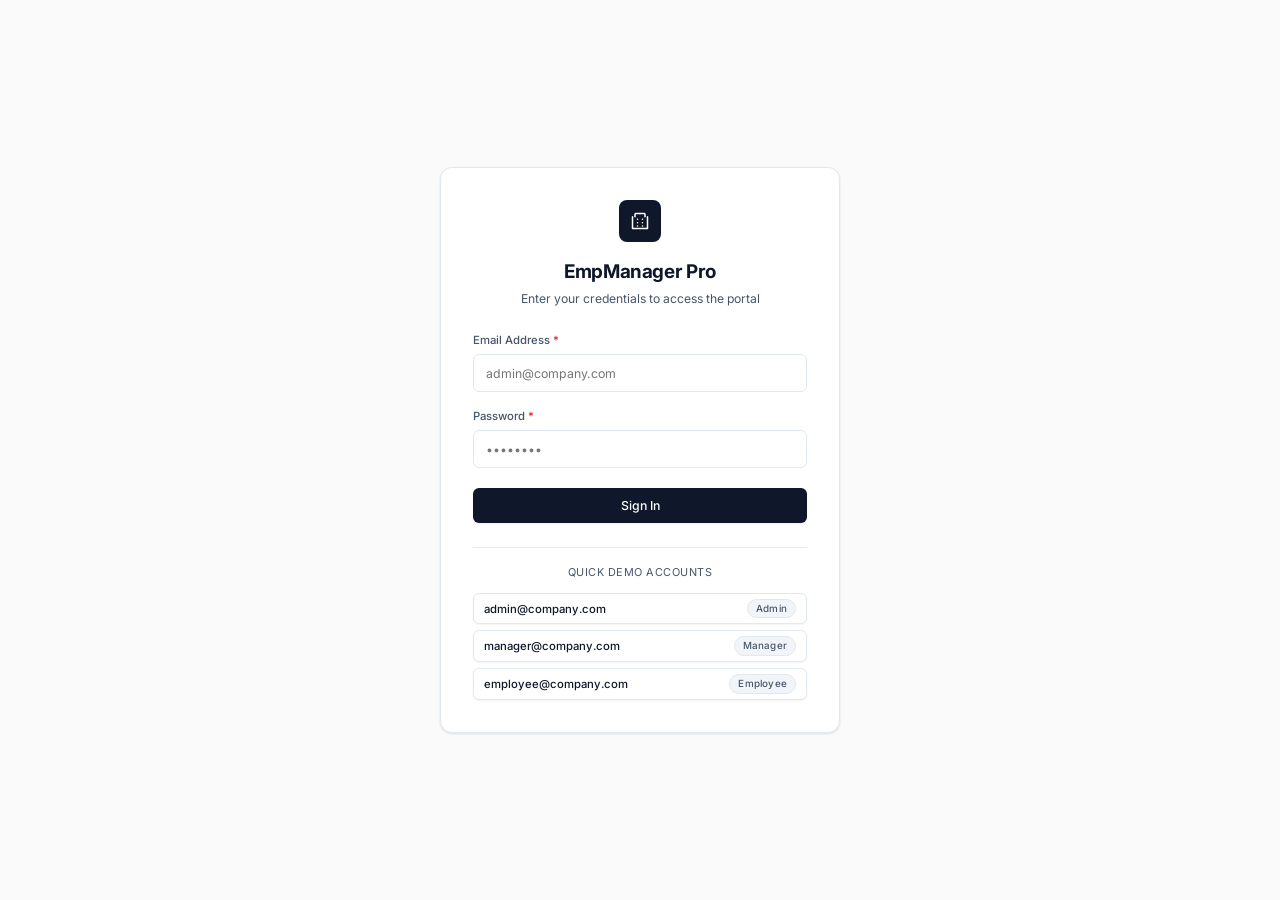
<file: frontend/index.html>
<!DOCTYPE html>
<html lang="en">
<head>
  <meta charset="UTF-8">
  <meta name="viewport" content="width=device-width, initial-scale=1.0">
  <title>Dashboard — EmpManager Pro</title>
  <meta name="description" content="EmpManager Pro Dashboard — Workforce statistics and quick actions.">
  <link rel="stylesheet" href="css/style.css">
</head>
<body>
<div class="app-shell">

  <!-- ── Sidebar ───────────────────────────────────────────────── -->
  <aside class="sidebar" id="sidebar">
    <div class="sidebar-brand">
      <div class="brand-icon">
        <svg class="svg-icon" style="width:18px;height:18px" viewBox="0 0 24 24">
          <path d="M3 21h18M3 7v14M21 7v14M6 7V4a1 1 0 0 1 1-1h10a1 1 0 0 1 1 1v3M9 10h.01M15 10h.01M9 14h.01M15 14h.01M9 18h.01M15 18h.01"/>
        </svg>
      </div>
      <div class="brand-text">
        <div class="brand-name">EmpManager Pro</div>
        <div class="brand-sub">Workforce Portal</div>
      </div>
    </div>

    <nav class="sidebar-nav">
      <div class="nav-section-label">Navigation</div>
      <a class="nav-item" data-page="dashboard" href="index.html">
        <span class="nav-icon">
          <svg class="svg-icon" viewBox="0 0 24 24">
            <rect width="7" height="9" x="3" y="3" rx="1"/>
            <rect width="7" height="5" x="14" y="3" rx="1"/>
            <rect width="7" height="9" x="14" y="12" rx="1"/>
            <rect width="7" height="5" x="3" y="16" rx="1"/>
          </svg>
        </span>
        Dashboard
      </a>
      <a class="nav-item" data-page="employees" href="employees.html">
        <span class="nav-icon">
          <svg class="svg-icon" viewBox="0 0 24 24">
            <path d="M16 21v-2a4 4 0 0 0-4-4H6a4 4 0 0 0-4 4v2"/>
            <circle cx="9" cy="7" r="4"/>
            <path d="M22 21v-2a4 4 0 0 0-3-3.87"/>
            <path d="M16 3.13a4 4 0 0 1 0 7.75"/>
          </svg>
        </span>
        Employees
      </a>
      <a class="nav-item manager-only" data-page="transfers" href="transfers.html">
        <span class="nav-icon">
          <svg class="svg-icon" viewBox="0 0 24 24">
            <path d="m16 3 4 4-4 4"/>
            <path d="M20 7H4"/>
            <path d="m8 21-4-4 4-4"/>
            <path d="M4 17h16"/>
          </svg>
        </span>
        Transfers
      </a>
    </nav>

    <div class="sidebar-footer">
      <div class="user-card">
        <div class="user-avatar" id="sidebar-avatar">A</div>
        <div class="user-info">
          <div class="user-name" id="sidebar-user-name">Loading…</div>
          <div class="user-role" id="sidebar-user-role">—</div>
        </div>
        <button class="btn-logout" onclick="Auth.logout()" title="Sign Out">
          <svg class="svg-icon" viewBox="0 0 24 24">
            <path d="M9 21H5a2 2 0 0 1-2-2V5a2 2 0 0 1 2-2h4"/>
            <polyline points="16 17 21 12 16 7"/>
            <line x1="21" y1="12" x2="9" y2="12"/>
          </svg>
        </button>
      </div>
    </div>
  </aside>

  <!-- ── Main ──────────────────────────────────────────────────── -->
  <main class="main-content">
    <header class="topbar">
      <div>
        <div class="topbar-title">Dashboard</div>
        <div class="topbar-breadcrumb">Overview</div>
      </div>
      <div class="topbar-search">
        <span class="search-icon">
          <svg class="svg-icon" style="width:14px;height:14px" viewBox="0 0 24 24">
            <circle cx="11" cy="11" r="8"/>
            <line x1="21" y1="21" x2="16.65" y2="16.65"/>
          </svg>
        </span>
        <input type="search" id="topbar-search-input" placeholder="Quick search employees…"
               onkeypress="if(event.key==='Enter'){window.location.href='employees.html?q='+encodeURIComponent(this.value)}">
      </div>
    </header>

    <div class="page-content">
      <div class="page-header">
        <div>
          <h1>Workforce Overview</h1>
          <div class="subtitle" id="dash-welcome-sub">Key metrics across all departments</div>
        </div>
        <a href="employees.html" class="btn btn-primary manager-only" id="btn-add-from-dash">
          <svg class="svg-icon" style="width:15px;height:15px" viewBox="0 0 24 24">
            <line x1="12" y1="5" x2="12" y2="19"/>
            <line x1="5" y1="12" x2="19" y2="12"/>
          </svg>
          Add Employee
        </a>
      </div>

      <!-- Stats -->
      <div class="stats-grid" id="stats-grid">
        <div class="stat-card">
          <div class="stat-icon">
            <svg class="svg-icon" viewBox="0 0 24 24">
              <path d="M16 21v-2a4 4 0 0 0-4-4H6a4 4 0 0 0-4 4v2"/>
              <circle cx="9" cy="7" r="4"/>
              <path d="M22 21v-2a4 4 0 0 0-3-3.87"/>
              <path d="M16 3.13a4 4 0 0 1 0 7.75"/>
            </svg>
          </div>
          <div class="stat-info">
            <div class="stat-value" id="ds-total">—</div>
            <div class="stat-label">Total Employees</div>
          </div>
        </div>

        <div class="stat-card">
          <div class="stat-icon">
            <svg class="svg-icon" style="color:var(--clr-success)" viewBox="0 0 24 24">
              <path d="M22 11.08V12a10 10 0 1 1-5.93-9.14"/>
              <polyline points="22 4 12 14.01 9 11.01"/>
            </svg>
          </div>
          <div class="stat-info">
            <div class="stat-value" id="ds-active">—</div>
            <div class="stat-label">Active Records</div>
          </div>
        </div>

        <div class="stat-card">
          <div class="stat-icon">
            <svg class="svg-icon" style="color:var(--clr-text-3)" viewBox="0 0 24 24">
              <circle cx="12" cy="12" r="10"/>
              <line x1="4.93" y1="4.93" x2="19.07" y2="19.07"/>
            </svg>
          </div>
          <div class="stat-info">
            <div class="stat-value" id="ds-inactive">—</div>
            <div class="stat-label">Inactive Records</div>
          </div>
        </div>

        <div class="stat-card">
          <div class="stat-icon">
            <svg class="svg-icon" viewBox="0 0 24 24">
              <rect width="20" height="14" x="2" y="7" rx="2" ry="2"/>
              <path d="M16 21V5a2 2 0 0 0-2-2h-4a2 2 0 0 0-2 2v16"/>
            </svg>
          </div>
          <div class="stat-info">
            <div class="stat-value" id="ds-depts">—</div>
            <div class="stat-label">Departments</div>
          </div>
        </div>
      </div>

      <!-- Quick Actions -->
      <div class="card mt-6">
        <div class="card-header">
          <h2>Quick Actions</h2>
        </div>
        <div class="card-body">
          <div style="display:flex;gap:10px;flex-wrap:wrap">
            <a href="employees.html" class="btn btn-outline">
              <svg class="svg-icon" style="width:14px;height:14px" viewBox="0 0 24 24">
                <path d="M16 21v-2a4 4 0 0 0-4-4H6a4 4 0 0 0-4 4v2"/>
                <circle cx="9" cy="7" r="4"/>
              </svg>
              View Directory
            </a>
            <a href="employees.html" class="btn btn-outline manager-only">
              <svg class="svg-icon" style="width:14px;height:14px" viewBox="0 0 24 24">
                <line x1="12" y1="5" x2="12" y2="19"/>
                <line x1="5" y1="12" x2="19" y2="12"/>
              </svg>
              Add New Employee
            </a>
            <a href="transfers.html" class="btn btn-outline manager-only">
              <svg class="svg-icon" style="width:14px;height:14px" viewBox="0 0 24 24">
                <path d="m16 3 4 4-4 4"/>
                <path d="M20 7H4"/>
                <path d="m8 21-4-4 4-4"/>
                <path d="M4 17h16"/>
              </svg>
              Transfer History
            </a>
          </div>
        </div>
      </div>

      <!-- Recent employees -->
      <div class="card mt-6">
        <div class="card-header">
          <h2>Recent Employees</h2>
          <a href="employees.html" class="btn btn-ghost btn-sm">View All Directory →</a>
        </div>
        <div class="table-wrapper">
          <table>
            <thead>
              <tr>
                <th>Code</th><th>Name</th><th>Department</th><th>Role</th><th>Status</th>
              </tr>
            </thead>
            <tbody id="recent-tbody">
              <tr><td colspan="5"><div class="empty-state"><div class="spinner"></div></div></td></tr>
            </tbody>
          </table>
        </div>
      </div>
    </div>
  </main>
</div>

<script src="js/config.js"></script>
<script src="js/auth.js"></script>
<script src="js/api.js"></script>
<script src="js/utils.js"></script>
<script>
  Auth.requireAuth();
  renderSidebarUser();
  setActiveNav('dashboard');

  // Hide manager-only elements
  if (!Auth.isManager()) qsa('.manager-only').forEach(el => el.classList.add('hidden'));

  const user = Auth.getUser();
  const sub  = document.getElementById('dash-welcome-sub');
  if (sub && user) sub.textContent = `Logged in as ${user.role} · ${user.email}`;

  async function loadDashboard() {
    try {
      const [totalRes, activeRes, inactiveRes, deptsRes] = await Promise.all([
        EmployeeApi.getAll({ pageSize: 5, pageNumber: 1, sortBy: 'EmployeeId', sortDirection: 'DESC' }),
        EmployeeApi.getAll({ pageSize: 1, pageNumber: 1, status: 'Active' }),
        EmployeeApi.getAll({ pageSize: 1, pageNumber: 1, status: 'Inactive' }),
        DeptApi.getAll(),
      ]);

      document.getElementById('ds-total').textContent   = totalRes.data.totalCount;
      document.getElementById('ds-active').textContent  = activeRes.data.totalCount;
      document.getElementById('ds-inactive').textContent= inactiveRes.data.totalCount;
      document.getElementById('ds-depts').textContent   = deptsRes.data.length;

      const tbody = document.getElementById('recent-tbody');
      tbody.innerHTML = totalRes.data.data.map(e => `
        <tr>
          <td><span class="emp-code-link" onclick="window.location='employees.html'">${escapeHtml(e.employeeCode)}</span></td>
          <td class="fw-600">${escapeHtml(e.fullName)}</td>
          <td>${escapeHtml(e.departmentName)}</td>
          <td>${escapeHtml(e.roleName)}</td>
          <td><span class="badge badge-${escapeHtml(e.employeeStatus.toLowerCase())}"><span class="badge-dot"></span>${escapeHtml(e.employeeStatus)}</span></td>
        </tr>`).join('') || '<tr><td colspan="5"><div class="empty-state"><p>No employees found</p></div></td></tr>';
    } catch (err) {
      Toast.error('Dashboard load failed', err.message);
    }
  }

  loadDashboard();
</script>
</body>
</html>
</file>
<file: frontend/css/style.css>
/* ============================================================
   Employee Management System — Modern Subtle B&W Design System
   ============================================================ */

@import url('https://fonts.googleapis.com/css2?family=Inter:wght@300;400;500;600;700&display=swap');

/* ─── CSS Custom Properties ──────────────────────────────── */
:root {
  /* Surface & Canvas (Clean White & Slate) */
  --clr-bg:          #f8fafc;
  --clr-surface:     #ffffff;
  --clr-surface-2:   #f1f5f9;
  --clr-surface-3:   #e2e8f0;
  
  /* Borders & Dividers */
  --clr-border:      #e2e8f0;
  --clr-border-2:    #cbd5e1;
  --clr-border-dark: #0f172a;

  /* Typography (High Contrast Charcoal & Slate) */
  --clr-text-1:      #0f172a;  /* Slate 900 - Primary */
  --clr-text-2:      #475569;  /* Slate 600 - Secondary */
  --clr-text-3:      #94a3b8;  /* Slate 400 - Muted */
  --clr-text-inverse:#ffffff;

  /* Primary Accent: Crisp Solid Black / Graphite */
  --clr-primary:     #0f172a;
  --clr-primary-dim: #1e293b;
  --clr-primary-bg:  #f1f5f9;

  /* Functional Status Accents (Subtle & Elegant) */
  --clr-success:     #059669;
  --clr-success-bg:  #ecfdf5;
  --clr-success-border: #a7f3d0;

  --clr-warning:     #d97706;
  --clr-warning-bg:  #fffbeb;
  --clr-warning-border: #fde68a;

  --clr-danger:      #dc2626;
  --clr-danger-bg:   #fef2f2;
  --clr-danger-border: #fecaca;

  --clr-info:        #2563eb;
  --clr-info-bg:     #eff6ff;
  --clr-info-border: #bfdbfe;

  /* Layout */
  --sidebar-w: 250px;
  --topbar-h:  58px;

  /* Spacing */
  --sp-1: 4px; --sp-2: 8px; --sp-3: 12px; --sp-4: 16px;
  --sp-5: 20px; --sp-6: 24px; --sp-8: 32px; --sp-10: 40px;

  /* Border radius (Refined & Professional) */
  --r-xs: 4px;
  --r-sm: 6px;
  --r-md: 8px;
  --r-lg: 12px;
  --r-full: 9999px;

  /* Soft Elegant Shadows */
  --shadow-xs: 0 1px 2px rgba(15, 23, 42, 0.05);
  --shadow-sm: 0 1px 3px rgba(15, 23, 42, 0.08), 0 1px 2px rgba(15, 23, 42, 0.04);
  --shadow-md: 0 4px 6px -1px rgba(15, 23, 42, 0.07), 0 2px 4px -2px rgba(15, 23, 42, 0.05);
  --shadow-lg: 0 10px 15px -3px rgba(15, 23, 42, 0.08), 0 4px 6px -4px rgba(15, 23, 42, 0.04);
  --shadow-modal: 0 20px 25px -5px rgba(15, 23, 42, 0.1), 0 8px 10px -6px rgba(15, 23, 42, 0.06);

  /* Transitions */
  --t-fast:   120ms ease;
  --t-normal: 200ms ease;
  --t-slow:   300ms cubic-bezier(.4, 0, .2, 1);
}

/* ─── Reset ──────────────────────────────────────────────── */
*, *::before, *::after {
  box-sizing: border-box;
  margin: 0;
  padding: 0;
}

html {
  font-size: 14.5px;
  scroll-behavior: smooth;
}

body {
  font-family: 'Inter', -apple-system, BlinkMacSystemFont, "Segoe UI", Roboto, sans-serif;
  background: var(--clr-bg);
  color: var(--clr-text-1);
  line-height: 1.5;
  -webkit-font-smoothing: antialiased;
  min-height: 100vh;
}

a {
  color: var(--clr-text-1);
  text-decoration: none;
  transition: opacity var(--t-fast);
}
a:hover {
  opacity: 0.8;
}

button {
  font-family: inherit;
  cursor: pointer;
  border: none;
  outline: none;
}

input, select, textarea {
  font-family: inherit;
  font-size: 0.88rem;
  outline: none;
  border: 1px solid var(--clr-border);
  border-radius: var(--r-sm);
  background: var(--clr-surface);
  color: var(--clr-text-1);
  transition: border-color var(--t-fast), box-shadow var(--t-fast);
}

input:focus, select:focus, textarea:focus {
  border-color: var(--clr-primary);
  box-shadow: 0 0 0 1px var(--clr-primary);
}

/* ─── Inline SVG Icon Utility ────────────────────────────── */
.svg-icon {
  display: inline-block;
  width: 1.15em;
  height: 1.15em;
  stroke-width: 1.8;
  stroke: currentColor;
  fill: none;
  stroke-linecap: round;
  stroke-linejoin: round;
  vertical-align: -0.15em;
  flex-shrink: 0;
}

/* ─── Scrollbar ───────────────────────────────────────────── */
::-webkit-scrollbar { width: 6px; height: 6px; }
::-webkit-scrollbar-track { background: transparent; }
::-webkit-scrollbar-thumb { background: #cbd5e1; border-radius: 99px; }
::-webkit-scrollbar-thumb:hover { background: #94a3b8; }

/* ─── App Shell ───────────────────────────────────────────── */
.app-shell {
  display: flex;
  min-height: 100vh;
}

/* ─── Sidebar ─────────────────────────────────────────────── */
.sidebar {
  width: var(--sidebar-w);
  background: var(--clr-surface);
  border-right: 1px solid var(--clr-border);
  display: flex;
  flex-direction: column;
  position: fixed;
  top: 0; left: 0;
  height: 100vh;
  z-index: 100;
  overflow-y: auto;
}

.sidebar-brand {
  padding: var(--sp-5) var(--sp-5);
  border-bottom: 1px solid var(--clr-border);
  display: flex;
  align-items: center;
  gap: var(--sp-3);
}

.sidebar-brand .brand-icon {
  width: 34px;
  height: 34px;
  background: var(--clr-primary);
  color: var(--clr-text-inverse);
  border-radius: var(--r-sm);
  display: grid;
  place-items: center;
  flex-shrink: 0;
}

.sidebar-brand .brand-text { line-height: 1.25; }
.sidebar-brand .brand-name {
  font-weight: 700;
  font-size: 0.95rem;
  letter-spacing: -0.01em;
  color: var(--clr-text-1);
}
.sidebar-brand .brand-sub {
  font-size: 0.68rem;
  color: var(--clr-text-3);
  letter-spacing: 0.5px;
  text-transform: uppercase;
  font-weight: 500;
  margin-top: 2px;
}

.sidebar-nav {
  flex: 1;
  padding: var(--sp-4) var(--sp-3);
  display: flex;
  flex-direction: column;
  gap: 2px;
}

.nav-section-label {
  padding: var(--sp-3) var(--sp-3) var(--sp-2);
  font-size: 0.65rem;
  font-weight: 600;
  letter-spacing: 0.75px;
  text-transform: uppercase;
  color: var(--clr-text-3);
}

.nav-item {
  display: flex;
  align-items: center;
  gap: var(--sp-3);
  padding: 8px 12px;
  color: var(--clr-text-2);
  font-size: 0.88rem;
  font-weight: 500;
  border-radius: var(--r-sm);
  transition: all var(--t-fast);
  cursor: pointer;
}

.nav-item:hover {
  color: var(--clr-text-1);
  background: var(--clr-surface-2);
}

.nav-item.active {
  color: var(--clr-text-1);
  background: var(--clr-surface-2);
  font-weight: 600;
}

.nav-item .nav-icon {
  width: 18px;
  height: 18px;
  display: grid;
  place-items: center;
  color: var(--clr-text-2);
}

.nav-item.active .nav-icon {
  color: var(--clr-text-1);
}

.sidebar-footer {
  padding: var(--sp-4) var(--sp-4);
  border-top: 1px solid var(--clr-border);
  background: var(--clr-surface);
}

.user-card {
  display: flex;
  align-items: center;
  gap: var(--sp-3);
}

.user-avatar {
  width: 32px;
  height: 32px;
  border-radius: var(--r-full);
  background: var(--clr-surface-2);
  border: 1px solid var(--clr-border);
  display: grid;
  place-items: center;
  font-size: 0.75rem;
  font-weight: 600;
  color: var(--clr-text-1);
  flex-shrink: 0;
}

.user-info {
  flex: 1;
  min-width: 0;
}
.user-name {
  font-size: 0.82rem;
  font-weight: 600;
  color: var(--clr-text-1);
  white-space: nowrap;
  overflow: hidden;
  text-overflow: ellipsis;
}
.user-role {
  font-size: 0.7rem;
  color: var(--clr-text-3);
  text-transform: uppercase;
  letter-spacing: 0.4px;
}

.btn-logout {
  background: transparent;
  color: var(--clr-text-3);
  padding: 6px;
  border-radius: var(--r-sm);
  display: grid;
  place-items: center;
  transition: all var(--t-fast);
}
.btn-logout:hover {
  background: var(--clr-surface-2);
  color: var(--clr-danger);
}

/* ─── Main Content ────────────────────────────────────────── */
.main-content {
  margin-left: var(--sidebar-w);
  flex: 1;
  display: flex;
  flex-direction: column;
  min-height: 100vh;
  background: var(--clr-bg);
}

.topbar {
  height: var(--topbar-h);
  background: var(--clr-surface);
  border-bottom: 1px solid var(--clr-border);
  display: flex;
  align-items: center;
  padding: 0 var(--sp-8);
  gap: var(--sp-4);
  position: sticky;
  top: 0;
  z-index: 50;
}

.topbar-title {
  font-size: 0.95rem;
  font-weight: 600;
  color: var(--clr-text-1);
  letter-spacing: -0.01em;
}
.topbar-breadcrumb {
  font-size: 0.72rem;
  color: var(--clr-text-3);
}

.topbar-search {
  margin-left: auto;
  position: relative;
  width: 260px;
}

.topbar-search input {
  width: 100%;
  padding: 6px 12px 6px 32px;
  background: var(--clr-surface-2);
  border: 1px solid transparent;
  border-radius: var(--r-sm);
  font-size: 0.82rem;
  color: var(--clr-text-1);
}
.topbar-search input:focus {
  background: var(--clr-surface);
  border-color: var(--clr-primary);
  box-shadow: 0 0 0 1px var(--clr-primary);
}

.topbar-search .search-icon {
  position: absolute;
  left: 10px;
  top: 50%;
  transform: translateY(-50%);
  color: var(--clr-text-3);
  pointer-events: none;
  display: grid;
  place-items: center;
}

/* ─── Page Content ────────────────────────────────────────── */
.page-content {
  padding: var(--sp-8);
  flex: 1;
  max-width: 1440px;
  width: 100%;
}

.page-header {
  display: flex;
  align-items: flex-start;
  justify-content: space-between;
  margin-bottom: var(--sp-6);
  gap: var(--sp-4);
}

.page-header h1 {
  font-size: 1.45rem;
  font-weight: 700;
  color: var(--clr-text-1);
  letter-spacing: -0.02em;
}

.page-header .subtitle {
  font-size: 0.84rem;
  color: var(--clr-text-2);
  margin-top: 3px;
}

/* ─── Cards ───────────────────────────────────────────────── */
.card {
  background: var(--clr-surface);
  border: 1px solid var(--clr-border);
  border-radius: var(--r-md);
  box-shadow: var(--shadow-xs);
  overflow: hidden;
}

.card-header {
  padding: var(--sp-4) var(--sp-6);
  border-bottom: 1px solid var(--clr-border);
  display: flex;
  align-items: center;
  justify-content: space-between;
}

.card-header h2 {
  font-size: 0.95rem;
  font-weight: 600;
  color: var(--clr-text-1);
  letter-spacing: -0.01em;
}

.card-body {
  padding: var(--sp-6);
}

/* ─── Stats Grid ──────────────────────────────────────────── */
.stats-grid {
  display: grid;
  grid-template-columns: repeat(auto-fit, minmax(200px, 1fr));
  gap: var(--sp-4);
  margin-bottom: var(--sp-6);
}

.stat-card {
  background: var(--clr-surface);
  border: 1px solid var(--clr-border);
  border-radius: var(--r-md);
  padding: var(--sp-5);
  box-shadow: var(--shadow-xs);
  display: flex;
  align-items: center;
  gap: var(--sp-4);
  transition: border-color var(--t-fast);
}

.stat-card:hover {
  border-color: var(--clr-border-2);
}

.stat-icon {
  width: 42px;
  height: 42px;
  border-radius: var(--r-sm);
  display: grid;
  place-items: center;
  flex-shrink: 0;
  background: var(--clr-surface-2);
  color: var(--clr-text-1);
}

.stat-info {
  min-width: 0;
}
.stat-value {
  font-size: 1.55rem;
  font-weight: 700;
  color: var(--clr-text-1);
  letter-spacing: -0.02em;
  line-height: 1.1;
  font-variant-numeric: tabular-nums;
}
.stat-label {
  font-size: 0.74rem;
  font-weight: 500;
  color: var(--clr-text-3);
  text-transform: uppercase;
  letter-spacing: 0.4px;
  margin-top: 4px;
}

/* ─── Buttons ─────────────────────────────────────────────── */
.btn {
  display: inline-flex;
  align-items: center;
  justify-content: center;
  gap: 8px;
  padding: 8px 14px;
  font-size: 0.85rem;
  font-weight: 500;
  border-radius: var(--r-sm);
  transition: all var(--t-fast);
  cursor: pointer;
  white-space: nowrap;
}

.btn-primary {
  background: var(--clr-primary);
  color: var(--clr-text-inverse);
  box-shadow: var(--shadow-xs);
}
.btn-primary:hover {
  background: var(--clr-primary-dim);
}
.btn-primary:active {
  transform: translateY(1px);
}

.btn-outline {
  background: var(--clr-surface);
  border: 1px solid var(--clr-border);
  color: var(--clr-text-1);
  box-shadow: var(--shadow-xs);
}
.btn-outline:hover {
  background: var(--clr-surface-2);
  border-color: var(--clr-border-2);
}

.btn-ghost {
  background: transparent;
  color: var(--clr-text-2);
}
.btn-ghost:hover {
  background: var(--clr-surface-2);
  color: var(--clr-text-1);
}

.btn-danger {
  background: var(--clr-danger);
  color: var(--clr-text-inverse);
}
.btn-danger:hover {
  opacity: 0.9;
}

.btn-sm {
  padding: 5px 10px;
  font-size: 0.78rem;
  border-radius: var(--r-sm);
}

.btn.w-100 {
  width: 100%;
}

/* ─── Tables ──────────────────────────────────────────────── */
.table-wrapper {
  overflow-x: auto;
  width: 100%;
}

table {
  width: 100%;
  border-collapse: collapse;
  text-align: left;
  font-size: 0.84rem;
}

thead th {
  padding: 10px 16px;
  font-size: 0.72rem;
  font-weight: 600;
  text-transform: uppercase;
  letter-spacing: 0.5px;
  color: var(--clr-text-3);
  background: #fafafa;
  border-bottom: 1px solid var(--clr-border);
  white-space: nowrap;
}

thead th.sortable {
  cursor: pointer;
  user-select: none;
}
thead th.sortable:hover {
  color: var(--clr-text-1);
}

.sort-icon {
  margin-left: 4px;
  font-size: 0.7rem;
  opacity: 0.4;
}
thead th.sort-asc .sort-icon,
thead th.sort-desc .sort-icon {
  opacity: 1;
  color: var(--clr-text-1);
}

tbody tr {
  border-bottom: 1px solid var(--clr-border);
  transition: background-color var(--t-fast);
}
tbody tr:last-child {
  border-bottom: none;
}
tbody tr:hover {
  background: #fbfbfb;
}

tbody td {
  padding: 12px 16px;
  color: var(--clr-text-1);
  vertical-align: middle;
}

/* Table elements */
.emp-code-link {
  font-family: ui-monospace, SFMono-Regular, Menlo, Monaco, Consolas, monospace;
  font-size: 0.82rem;
  font-weight: 600;
  color: var(--clr-text-1);
  background: var(--clr-surface-2);
  padding: 2px 6px;
  border-radius: var(--r-xs);
  cursor: pointer;
  display: inline-block;
}
.emp-code-link:hover {
  background: var(--clr-surface-3);
}

.salary-display {
  font-variant-numeric: tabular-nums;
  font-weight: 500;
}

/* Action buttons in rows */
.action-group {
  display: flex;
  align-items: center;
  gap: 4px;
}

.action-btn {
  width: 30px;
  height: 30px;
  border-radius: var(--r-sm);
  background: transparent;
  border: 1px solid transparent;
  color: var(--clr-text-2);
  display: grid;
  place-items: center;
  transition: all var(--t-fast);
}
.action-btn:hover {
  background: var(--clr-surface-2);
  border-color: var(--clr-border);
  color: var(--clr-text-1);
}
.action-btn.delete:hover {
  background: var(--clr-danger-bg);
  border-color: var(--clr-danger-border);
  color: var(--clr-danger);
}

/* ─── Status Badges ───────────────────────────────────────── */
.badge {
  display: inline-flex;
  align-items: center;
  gap: 5px;
  padding: 3px 8px;
  border-radius: var(--r-full);
  font-size: 0.72rem;
  font-weight: 500;
  letter-spacing: 0.2px;
  line-height: 1.2;
}

.badge-dot {
  width: 6px;
  height: 6px;
  border-radius: 50%;
}

.badge-active {
  background: var(--clr-success-bg);
  color: var(--clr-success);
  border: 1px solid var(--clr-success-border);
}
.badge-active .badge-dot {
  background: var(--clr-success);
}

.badge-inactive {
  background: var(--clr-surface-2);
  color: var(--clr-text-2);
  border: 1px solid var(--clr-border);
}
.badge-inactive .badge-dot {
  background: var(--clr-text-3);
}

/* ─── Filters Row ─────────────────────────────────────────── */
.filter-row {
  display: flex;
  flex-wrap: wrap;
  align-items: flex-end;
  gap: var(--sp-3);
  padding: var(--sp-4) var(--sp-6);
  border-bottom: 1px solid var(--clr-border);
  background: #fafafa;
}

.filter-group {
  display: flex;
  flex-direction: column;
  gap: 5px;
  flex: 1;
  min-width: 140px;
}

.filter-group label {
  font-size: 0.72rem;
  font-weight: 600;
  color: var(--clr-text-2);
  text-transform: uppercase;
  letter-spacing: 0.4px;
}

.filter-input, .filter-select {
  height: 34px;
  padding: 0 10px;
  font-size: 0.82rem;
  background: var(--clr-surface);
  border: 1px solid var(--clr-border);
  border-radius: var(--r-sm);
  color: var(--clr-text-1);
  width: 100%;
}

/* ─── Pagination ──────────────────────────────────────────── */
.pagination-row {
  display: flex;
  align-items: center;
  justify-content: space-between;
  padding: var(--sp-4) var(--sp-6);
  border-top: 1px solid var(--clr-border);
  font-size: 0.82rem;
  color: var(--clr-text-2);
  background: #fafafa;
}

.pagination-controls {
  display: flex;
  align-items: center;
  gap: 4px;
}

.page-btn {
  height: 28px;
  min-width: 28px;
  padding: 0 6px;
  border-radius: var(--r-xs);
  background: var(--clr-surface);
  border: 1px solid var(--clr-border);
  color: var(--clr-text-1);
  font-size: 0.78rem;
  font-weight: 500;
  display: grid;
  place-items: center;
  transition: all var(--t-fast);
}
.page-btn:hover:not(:disabled) {
  background: var(--clr-surface-2);
  border-color: var(--clr-border-2);
}
.page-btn.active {
  background: var(--clr-primary);
  color: var(--clr-text-inverse);
  border-color: var(--clr-primary);
}
.page-btn:disabled {
  opacity: 0.4;
  cursor: not-allowed;
}

.page-size-select {
  height: 28px;
  padding: 0 8px;
  font-size: 0.78rem;
  border-radius: var(--r-xs);
  background: var(--clr-surface);
  border: 1px solid var(--clr-border);
  color: var(--clr-text-1);
  margin-left: 8px;
}

/* ─── Modals ──────────────────────────────────────────────── */
.modal-overlay {
  position: fixed;
  inset: 0;
  background: rgba(15, 23, 42, 0.4);
  backdrop-filter: blur(2px);
  z-index: 1000;
  display: flex;
  align-items: center;
  justify-content: center;
  padding: var(--sp-4);
  opacity: 0;
  visibility: hidden;
  transition: opacity var(--t-normal), visibility var(--t-normal);
}

.modal-overlay.open {
  opacity: 1;
  visibility: visible;
}

.modal {
  background: var(--clr-surface);
  border: 1px solid var(--clr-border);
  border-radius: var(--r-lg);
  box-shadow: var(--shadow-modal);
  width: 100%;
  max-height: 90vh;
  display: flex;
  flex-direction: column;
  overflow: hidden;
  transform: translateY(8px) scale(0.98);
  transition: transform var(--t-normal);
}

.modal-overlay.open .modal {
  transform: translateY(0) scale(1);
}

.modal-header {
  padding: var(--sp-4) var(--sp-6);
  border-bottom: 1px solid var(--clr-border);
  display: flex;
  align-items: center;
  justify-content: space-between;
}

.modal-header h3 {
  font-size: 1rem;
  font-weight: 600;
  color: var(--clr-text-1);
  letter-spacing: -0.01em;
}

.modal-close {
  background: transparent;
  color: var(--clr-text-3);
  font-size: 1.25rem;
  width: 28px;
  height: 28px;
  display: grid;
  place-items: center;
  border-radius: var(--r-xs);
  transition: all var(--t-fast);
}
.modal-close:hover {
  background: var(--clr-surface-2);
  color: var(--clr-text-1);
}

.modal-body {
  padding: var(--sp-6);
  overflow-y: auto;
  flex: 1;
}

.modal-footer {
  padding: var(--sp-4) var(--sp-6);
  border-top: 1px solid var(--clr-border);
  display: flex;
  align-items: center;
  justify-content: flex-end;
  gap: var(--sp-3);
  background: #fafafa;
}

/* ─── Forms ───────────────────────────────────────────────── */
.form-grid {
  display: grid;
  grid-template-columns: repeat(2, 1fr);
  gap: var(--sp-4);
}

.form-group {
  display: flex;
  flex-direction: column;
  gap: 5px;
}

.form-group.full {
  grid-column: 1 / -1;
}

.form-label {
  font-size: 0.78rem;
  font-weight: 500;
  color: var(--clr-text-2);
}
.form-label .req {
  color: var(--clr-danger);
}

.form-control, .form-select {
  height: 38px;
  padding: 0 12px;
  font-size: 0.85rem;
}

textarea.form-control {
  height: auto;
  padding: 8px 12px;
  resize: vertical;
}

.form-hint {
  font-size: 0.72rem;
  color: var(--clr-text-3);
}

.form-error {
  font-size: 0.72rem;
  color: var(--clr-danger);
  margin-top: 2px;
}

.form-control.error, .form-select.error {
  border-color: var(--clr-danger);
}

.form-section-title {
  grid-column: 1 / -1;
  font-size: 0.82rem;
  font-weight: 600;
  text-transform: uppercase;
  letter-spacing: 0.6px;
  color: var(--clr-text-3);
  padding-bottom: 6px;
  margin-top: var(--sp-2);
  border-bottom: 1px solid var(--clr-border);
}

/* ─── Detail View ─────────────────────────────────────────── */
.detail-header {
  display: flex;
  align-items: center;
  gap: var(--sp-4);
  padding: var(--sp-6);
  background: #fafafa;
  border-bottom: 1px solid var(--clr-border);
}

.detail-avatar {
  width: 54px;
  height: 54px;
  border-radius: var(--r-full);
  background: var(--clr-surface);
  border: 1px solid var(--clr-border);
  color: var(--clr-text-1);
  font-size: 1.1rem;
  font-weight: 600;
  display: grid;
  place-items: center;
  flex-shrink: 0;
}

.detail-emp-name {
  font-size: 1.15rem;
  font-weight: 700;
  color: var(--clr-text-1);
  letter-spacing: -0.01em;
}

.detail-emp-code {
  font-family: ui-monospace, monospace;
  font-size: 0.8rem;
  color: var(--clr-text-2);
  margin-top: 1px;
}

.detail-emp-role {
  font-size: 0.82rem;
  color: var(--clr-text-3);
  margin-top: 2px;
}

.detail-grid {
  display: grid;
  grid-template-columns: repeat(2, 1fr);
  gap: var(--sp-4);
}

.detail-field {
  padding: 10px 12px;
  background: #fafafa;
  border: 1px solid var(--clr-border);
  border-radius: var(--r-sm);
}

.detail-label {
  font-size: 0.7rem;
  font-weight: 500;
  color: var(--clr-text-3);
  text-transform: uppercase;
  letter-spacing: 0.4px;
}

.detail-value {
  font-size: 0.88rem;
  font-weight: 500;
  color: var(--clr-text-1);
  margin-top: 2px;
}

/* ─── Login Page ──────────────────────────────────────────── */
.login-page {
  min-height: 100vh;
  display: flex;
  align-items: center;
  justify-content: center;
  background: #fafafa;
  padding: var(--sp-4);
}

.login-card {
  width: 100%;
  max-width: 400px;
  background: var(--clr-surface);
  border: 1px solid var(--clr-border);
  border-radius: var(--r-lg);
  padding: var(--sp-8);
  box-shadow: var(--shadow-sm);
}

.login-logo {
  width: 42px;
  height: 42px;
  background: var(--clr-primary);
  color: var(--clr-text-inverse);
  border-radius: var(--r-md);
  display: grid;
  place-items: center;
  margin: 0 auto var(--sp-4);
}

.login-title {
  font-size: 1.3rem;
  font-weight: 700;
  color: var(--clr-text-1);
  text-align: center;
  letter-spacing: -0.02em;
}

.login-sub {
  font-size: 0.84rem;
  color: var(--clr-text-2);
  text-align: center;
  margin-top: 4px;
  margin-bottom: var(--sp-6);
}

/* ─── Toast Notifications ─────────────────────────────────── */
.toast-container {
  position: fixed;
  bottom: 24px;
  right: 24px;
  display: flex;
  flex-direction: column;
  gap: 8px;
  z-index: 9999;
  max-width: 360px;
}

.toast {
  background: var(--clr-surface);
  border: 1px solid var(--clr-border);
  border-radius: var(--r-md);
  box-shadow: var(--shadow-md);
  padding: 12px 14px;
  display: flex;
  align-items: flex-start;
  gap: 10px;
  animation: toastIn 0.2s ease forwards;
}

.toast.removing {
  animation: toastOut 0.2s ease forwards;
}

@keyframes toastIn {
  from { opacity: 0; transform: translateY(8px); }
  to   { opacity: 1; transform: translateY(0); }
}
@keyframes toastOut {
  from { opacity: 1; transform: translateY(0); }
  to   { opacity: 0; transform: translateY(8px); }
}

.toast-icon {
  margin-top: 1px;
  flex-shrink: 0;
}
.toast.success .toast-icon { color: var(--clr-success); }
.toast.error .toast-icon   { color: var(--clr-danger); }
.toast.warning .toast-icon { color: var(--clr-warning); }
.toast.info .toast-icon    { color: var(--clr-info); }

.toast-content {
  flex: 1;
  min-width: 0;
}
.toast-title {
  font-size: 0.84rem;
  font-weight: 600;
  color: var(--clr-text-1);
}
.toast-msg {
  font-size: 0.78rem;
  color: var(--clr-text-2);
  margin-top: 2px;
}
.toast-close {
  color: var(--clr-text-3);
  font-size: 1.1rem;
  line-height: 1;
  cursor: pointer;
}
.toast-close:hover {
  color: var(--clr-text-1);
}

/* ─── Confirm Dialog ──────────────────────────────────────── */
.confirm-dialog .modal-body {
  text-align: center;
  padding: var(--sp-6) var(--sp-6) var(--sp-4);
}
.confirm-icon-wrap {
  width: 44px;
  height: 44px;
  border-radius: var(--r-full);
  background: var(--clr-surface-2);
  color: var(--clr-text-1);
  display: grid;
  place-items: center;
  margin: 0 auto var(--sp-3);
}
.confirm-dialog h4 {
  font-size: 1.05rem;
  font-weight: 600;
  color: var(--clr-text-1);
  margin-bottom: 6px;
}
.confirm-dialog p {
  font-size: 0.84rem;
  color: var(--clr-text-2);
}

/* ─── Empty & Loading States ──────────────────────────────── */
.empty-state {
  padding: var(--sp-10) var(--sp-6);
  text-align: center;
}
.empty-icon {
  font-size: 1.8rem;
  color: var(--clr-text-3);
  margin-bottom: var(--sp-2);
  display: grid;
  place-items: center;
}
.empty-state h3 {
  font-size: 0.95rem;
  font-weight: 600;
  color: var(--clr-text-1);
}
.empty-state p {
  font-size: 0.8rem;
  color: var(--clr-text-3);
  margin-top: 4px;
}

.loading-overlay {
  position: absolute;
  inset: 0;
  background: rgba(255, 255, 255, 0.7);
  backdrop-filter: blur(1px);
  display: grid;
  place-items: center;
  z-index: 10;
}

.spinner {
  width: 24px;
  height: 24px;
  border: 2px solid var(--clr-border);
  border-top-color: var(--clr-primary);
  border-radius: 50%;
  animation: spin 0.6s linear infinite;
}
@keyframes spin {
  to { transform: rotate(360deg); }
}

/* ─── Utilities ───────────────────────────────────────────── */
.hidden { display: none !important; }
.text-sm { font-size: 0.8rem; }
.text-muted { color: var(--clr-text-2); }
.fw-600 { font-weight: 600; }
.mt-4 { margin-top: 16px; }
.mt-6 { margin-top: 24px; }
.d-flex { display: flex; }
.align-center { align-items: center; }
.gap-3 { gap: 12px; }
</file>
